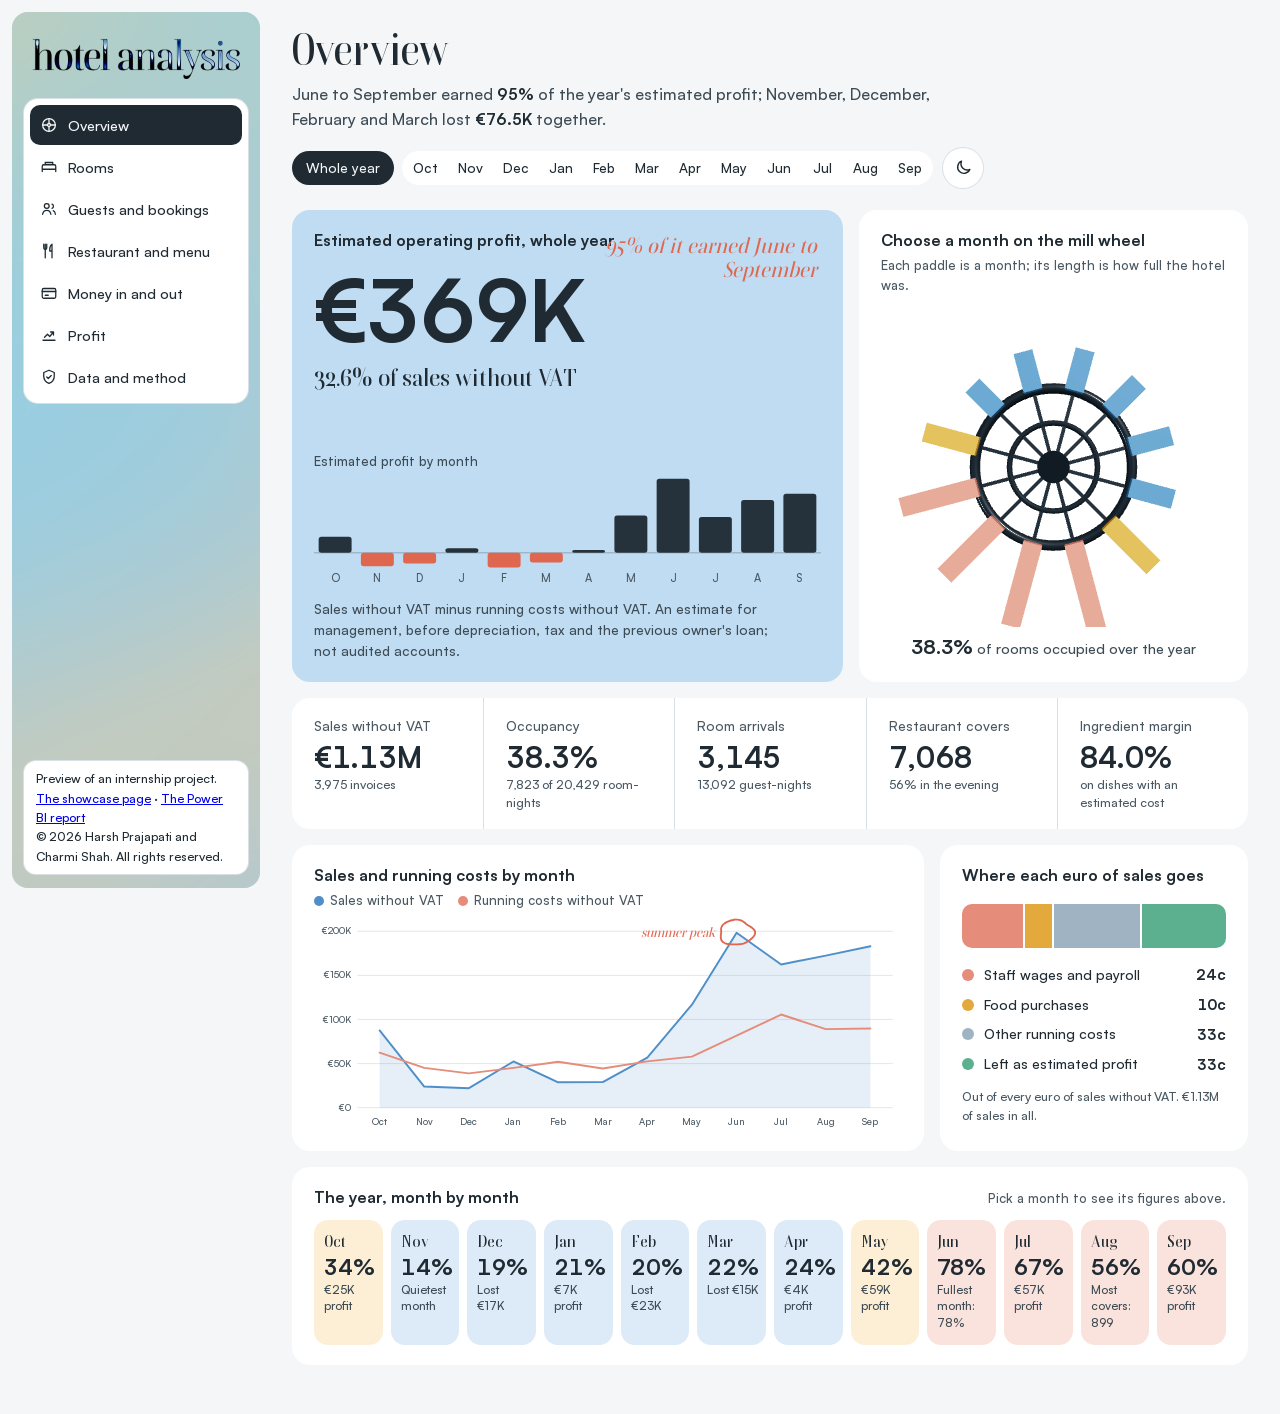
<file: index.html>
<!doctype html>
<html lang="en">
<head>
<meta charset="utf-8">
<meta name="viewport" content="width=device-width, initial-scale=1">
<title>Hotel analysis</title>
<meta name="description" content="One year of a 57-room hotel in the Vendée, October 2025 to September 2026, from the hotel's own systems.">
<link rel="icon" href="data:image/svg+xml,%3Csvg xmlns=%22http://www.w3.org/2000/svg%22 viewBox=%220 0 32 32%22%3E%3Ccircle cx=%2216%22 cy=%2216%22 r=%2211%22 fill=%22none%22 stroke=%22%2326323B%22 stroke-width=%223%22/%3E%3Cpath d=%22M16 2v8M16 22v8M2 16h8M22 16h8%22 stroke=%22%23E58C7A%22 stroke-width=%224%22/%3E%3C/svg%3E">
<link rel="stylesheet" href="css/fonts.css">
<link rel="stylesheet" href="css/app.css">
<!-- Set the saved light or dark mode before the first paint; the showcase page shares the same key. -->
<script>try { if (localStorage.getItem("hotel-theme") === "dark") document.documentElement.dataset.theme = "dark"; } catch (e) {}</script>
</head>
<body>
<a class="skip" href="#main">Skip to the dashboard</a>
<div class="shell">
  <aside class="side" aria-label="Hotel analysis">
   <div class="side-stage">
    <div class="side-field" id="side-field" aria-hidden="true"></div>
    <a class="brand" href="#overview" aria-label="Hotel analysis, overview">
      <div class="side-logo" id="side-logo"><span class="sr-only">Hotel analysis</span></div>
    </a>
    <nav class="nav" aria-label="Views">
      <a href="#overview" data-view="overview"><svg viewBox="0 0 24 24" aria-hidden="true"><circle cx="12" cy="12" r="8.5"/><circle cx="12" cy="12" r="2"/><path d="M12 3.5v6.5M12 14v6.5M3.5 12H10M14 12h6.5"/></svg>Overview</a>
      <a href="#rooms" data-view="rooms"><svg viewBox="0 0 24 24" aria-hidden="true"><path d="M3 18v-7a2 2 0 0 1 2-2h14a2 2 0 0 1 2 2v7M3 15h18M7 9V6h10v3"/></svg>Rooms</a>
      <a href="#guests" data-view="guests"><svg viewBox="0 0 24 24" aria-hidden="true"><circle cx="9" cy="8" r="3.2"/><path d="M3.5 19c.6-3.4 2.8-5.2 5.5-5.2s4.9 1.8 5.5 5.2M16 5.5a3 3 0 0 1 0 5.6M17.5 14.3c1.7.6 2.8 2.2 3 4.7"/></svg>Guests and bookings</a>
      <a href="#restaurant" data-view="restaurant"><svg viewBox="0 0 24 24" aria-hidden="true"><path d="M7 3v8M5 3v5a2 2 0 0 0 4 0V3M7 11v10M16 21V3c-2.2 1.2-3 3.6-3 7v2h3"/></svg>Restaurant and menu</a>
      <a href="#money" data-view="money"><svg viewBox="0 0 24 24" aria-hidden="true"><rect x="3" y="6" width="18" height="13" rx="2"/><path d="M3 10h18M7 15h4"/></svg>Money in and out</a>
      <a href="#profit" data-view="profit"><svg viewBox="0 0 24 24" aria-hidden="true"><path d="M4 19h16M6 15l4-4 3 3 5-6M14 8h4v4"/></svg>Profit</a>
      <a href="#trust" data-view="trust"><svg viewBox="0 0 24 24" aria-hidden="true"><path d="M12 3l7 3v5c0 4.4-3 8-7 9.5C8 19 5 15.4 5 11V6l7-3z"/><path d="M9 12l2 2 4-4"/></svg>Data and method</a>
    </nav>
    <p class="side-note">Preview of an internship project. <a href="showcase/index.html">The showcase page</a> · <a href="powerbi.html">The Power BI report</a><br>© 2026 Harsh Prajapati and Charmi Shah. All rights reserved.</p>
   </div>
  </aside>

  <main id="main" tabindex="-1">
    <header class="top">
      <div class="title-block">
        <h1 id="view-title">Overview</h1>
        <p class="finding" id="view-finding"></p>
      </div>
      <div class="controls">
        <div class="scope" role="group" aria-label="Period">
          <button type="button" class="scope-year" id="scope-year" aria-pressed="true">Whole year</button>
          <div class="months" id="month-chips"></div>
        </div>
        <button type="button" class="theme-toggle" id="theme-toggle" aria-pressed="false" aria-label="Dark mode" title="Dark mode"></button>
      </div>
    </header>
    <div class="view" id="view"></div>
  </main>
</div>
<div class="tip" id="tip" role="status" aria-live="polite" hidden></div>
<p class="sr-only" id="announce" aria-live="polite"></p>

<template id="tpl-overview">
  <section class="grid overview" aria-label="Overview">
    <article class="card hero tint-sky" id="ov-hero">
      <h2 class="card-label" id="ov-hero-label">Estimated operating profit</h2>
      <p class="display" id="ov-profit"></p>
      <p class="hero-sub" id="ov-margin"></p>
      <div class="hero-chart"><p class="hero-chart-label">Estimated profit by month</p><div class="chart" id="ov-cols"></div></div>
      <p class="hero-note" id="ov-hero-note"></p>
      <p class="scrawl" id="ov-scrawl"></p>
    </article>
    <article class="card wheel-card">
      <div class="card-head"><h2>Choose a month on the mill wheel</h2><p class="muted">Each paddle is a month; its length is how full the hotel was.</p></div>
      <div class="wheel-wrap"><div class="wheel-3d" id="wheel"></div></div>
      <p class="wheel-reading" id="wheel-reading" aria-live="polite"></p>
    </article>
    <article class="card kpis" aria-label="Key figures">
      <dl class="kpi-row" id="ov-kpis"></dl>
    </article>
    <article class="card span-8">
      <div class="card-head"><h2>Sales and running costs by month</h2><p class="legend" id="ov-line-legend"></p></div>
      <div class="chart" id="ov-line"></div>
    </article>
    <article class="card span-4 euro-card">
      <div class="card-head"><h2 id="ov-euro-title">Where each euro of sales goes</h2></div>
      <div id="ov-euro"></div>
    </article>
    <article class="card span-12 stream-card">
      <div class="card-head"><h2>The year, month by month</h2><p class="muted">Pick a month to see its figures above.</p></div>
      <ol class="stream" id="ov-stream"></ol>
    </article>
  </section>
</template>


<script src="js/data.js"></script>
<script src="js/fx.js"></script>
<script src="js/charts.js"></script>
<script src="js/app.js"></script>
<script src="js/views/rooms.js"></script>
<script src="js/views/guests.js"></script>
<script src="js/views/restaurant.js"></script>
<script src="js/views/money.js"></script>
<script src="js/views/profit.js"></script>
<script src="js/views/trust.js"></script>
</body>
</html>
</file>
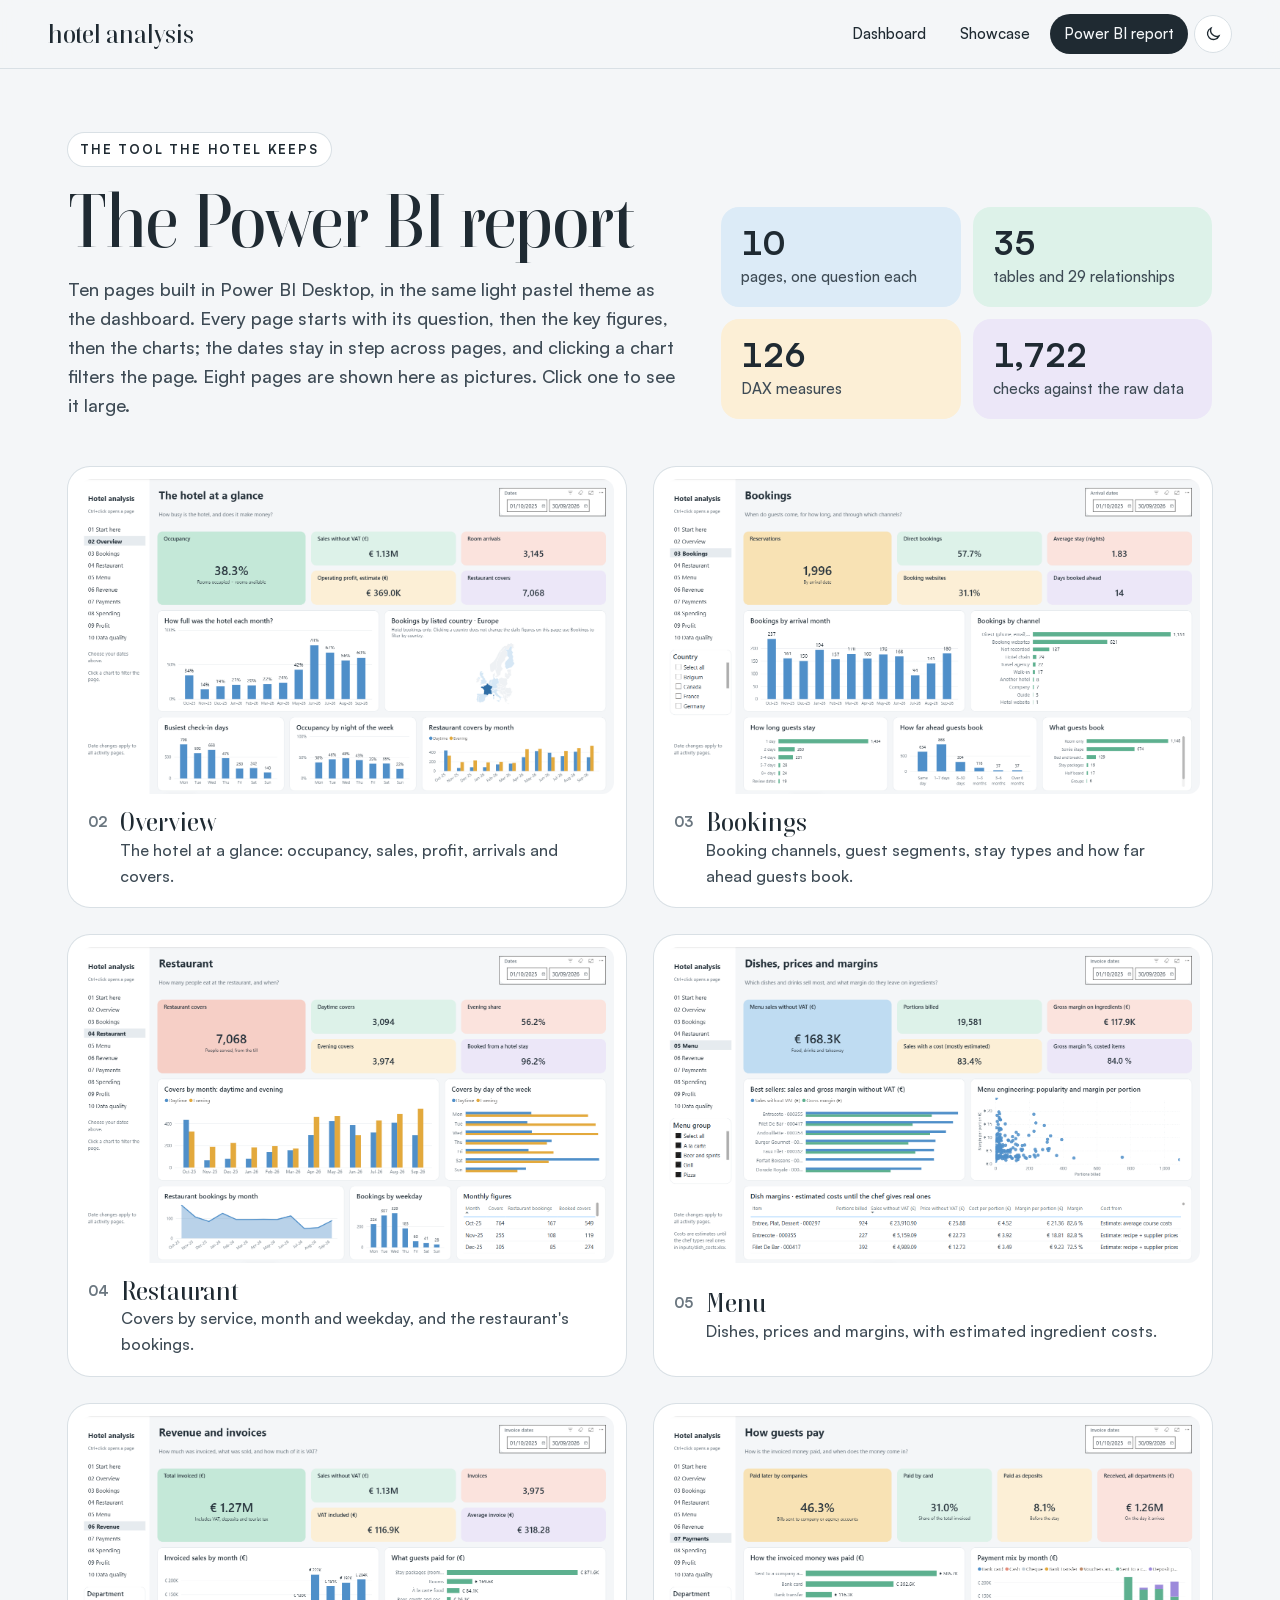
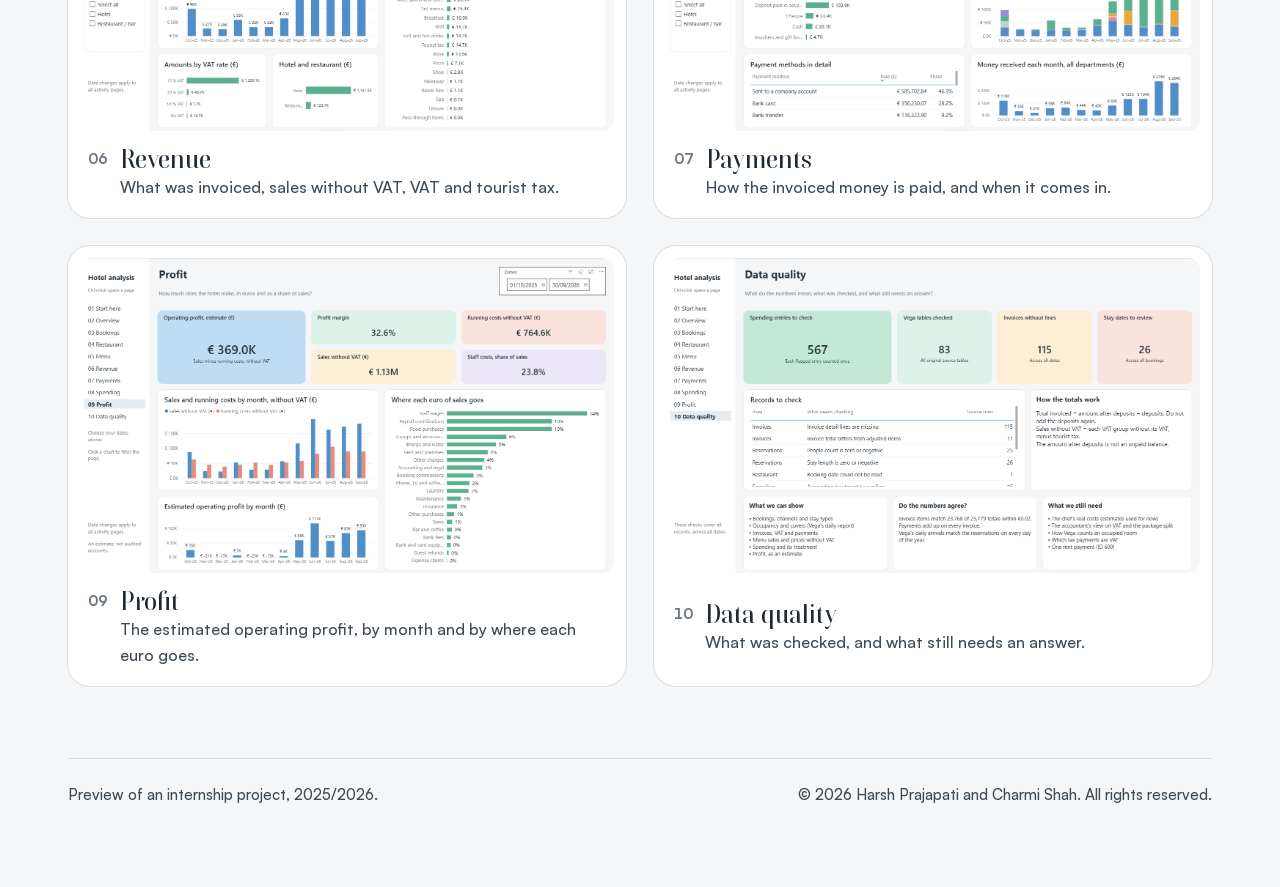
<file: powerbi.html>
<!doctype html>
<html lang="en">
<head>
<meta charset="utf-8">
<meta name="viewport" content="width=device-width, initial-scale=1">
<title>Power BI report · Hotel analysis</title>
<meta name="description" content="The ten-page Power BI report of an internship hotel analysis, shown as pictures. All rights reserved.">
<link rel="stylesheet" href="css/fonts.css">
<script>try { if (localStorage.getItem("hotel-theme") === "dark") document.documentElement.dataset.theme = "dark"; } catch (e) {}</script>
<style>
  :root { --paper: #F4F6F8; --surface: #FFFFFF; --ink: #1F2A32; --muted: #3E4B55; --soft: #6B7780; --line: #D9E0E5;
          --sky: #DCEBF7; --mint: #DDF2E9; --honey: #FCEFD6; --coral: #FBE3DD; --lav: #ECE7F8; --accent: #4F8FC9;
          --ease: cubic-bezier(.2, .8, .2, 1); color-scheme: light; }
  html[data-theme="dark"] { --paper: #11161A; --surface: #1A2228; --ink: #ECF1F4; --muted: #B4BEC6; --soft: #8C98A2; --line: #2C363E;
          --sky: #1E3A55; --mint: #1C3F37; --honey: #4A3A22; --coral: #4A2C26; --lav: #2E2848; color-scheme: dark; }
  * { box-sizing: border-box; }
  body { margin: 0; background: var(--paper); color: var(--ink); font: 500 17px/1.6 "Satoshi", "Segoe UI", sans-serif;
         -webkit-font-smoothing: antialiased; transition: background-color .4s var(--ease), color .4s var(--ease); }
  a { color: inherit; }
  :focus-visible { outline: 2px solid var(--accent); outline-offset: 3px; border-radius: 8px; }

  /* Top bar: the three pages of the preview. */
  .bar { position: sticky; top: 0; z-index: 10; display: flex; align-items: center; justify-content: space-between; gap: 16px;
         padding: 14px clamp(16px, 4vw, 48px); background: color-mix(in srgb, var(--paper) 88%, transparent);
         backdrop-filter: blur(10px); border-bottom: 1px solid var(--line); }
  .brand { font: 500 26px/1 "Boska", Georgia, serif; text-decoration: none; letter-spacing: -.01em; }
  .nav { display: flex; align-items: center; gap: 6px; flex-wrap: wrap; }
  .nav a { padding: 8px 14px; border-radius: 999px; text-decoration: none; font-size: 15px; transition: background-color .2s var(--ease); }
  .nav a:hover { background: var(--surface); }
  .nav a[aria-current="page"] { background: var(--ink); color: var(--paper); }
  .toggle { width: 38px; height: 38px; border-radius: 50%; border: 1px solid var(--line); background: var(--surface); color: var(--ink);
            cursor: pointer; display: grid; place-items: center; transition: transform .2s var(--ease); }
  .toggle:hover { transform: rotate(-14deg); }
  .toggle svg { width: 18px; height: 18px; fill: none; stroke: currentColor; stroke-width: 1.8; stroke-linecap: round; }

  main { max-width: 1240px; margin: 0 auto; padding: 0 clamp(16px, 4vw, 48px) 80px; }

  /* Hero: the claim on the left, the report's size on the right. */
  .hero { display: grid; grid-template-columns: minmax(0, 1.25fr) minmax(0, 1fr); gap: 40px; align-items: end; padding: 64px 0 48px; }
  .eyebrow { display: inline-block; font-size: 13px; font-weight: 700; letter-spacing: .14em; text-transform: uppercase;
             padding: 6px 12px; border-radius: 999px; background: var(--surface); box-shadow: 0 0 0 1px var(--line); }
  h1 { font: 500 clamp(2.6rem, 1.6rem + 4vw, 4.6rem)/1 "Boska", Georgia, serif; letter-spacing: -.025em; margin: 18px 0 18px; }
  .lead { margin: 0; max-width: 52ch; color: var(--muted); font-size: 18px; }
  .facts { display: grid; grid-template-columns: repeat(2, minmax(0, 1fr)); gap: 12px; margin: 0; }
  .facts div { padding: 18px 20px; border-radius: 18px; }
  .facts div:nth-child(1) { background: var(--sky); } .facts div:nth-child(2) { background: var(--mint); }
  .facts div:nth-child(3) { background: var(--honey); } .facts div:nth-child(4) { background: var(--lav); }
  .facts dt { font: 700 34px/1 "Satoshi", sans-serif; letter-spacing: -.02em; font-variant-numeric: tabular-nums; }
  .facts dd { margin: 6px 0 0; font-size: 15px; color: var(--muted); }

  /* The pages: two columns of cards that rise in as they reach the screen. */
  .grid { display: grid; grid-template-columns: repeat(2, minmax(0, 1fr)); gap: 28px; }
  .card { display: grid; gap: 14px; padding: 12px 12px 18px; text-align: left; font: inherit; color: inherit; cursor: zoom-in;
          background: var(--surface); border: 0; border-radius: 22px; box-shadow: 0 0 0 1px var(--line);
          transition: transform .35s var(--ease), box-shadow .35s var(--ease); }
  .card:hover { transform: translateY(-4px); box-shadow: 0 0 0 1px var(--line), 0 24px 48px -28px rgba(31, 42, 50, .45); }
  .shot { display: block; overflow: hidden; border-radius: 12px; background: #fff; }
  .shot img { display: block; width: 100%; height: auto; transition: transform .6s var(--ease); }
  .card:hover .shot img { transform: scale(1.025); }
  .meta { display: grid; grid-template-columns: auto 1fr; column-gap: 12px; padding: 0 8px; }
  .num { grid-row: span 2; font: 700 15px/1.9 "Satoshi", sans-serif; color: var(--soft); font-variant-numeric: tabular-nums; }
  .name { font: 500 26px/1.15 "Boska", Georgia, serif; }
  .text { color: var(--muted); font-size: 16px; }

  .rise { opacity: 0; translate: 0 26px; transition: opacity .8s var(--ease), translate .8s var(--ease); }
  .rise.in { opacity: 1; translate: 0 0; }

  /* Click a page to see it large. */
  dialog { width: min(1400px, 94vw); padding: 0; border: 0; border-radius: 18px; background: var(--surface); color: var(--ink);
           box-shadow: 0 40px 80px -30px rgba(0, 0, 0, .5); }
  dialog::backdrop { background: rgba(17, 22, 26, .72); backdrop-filter: blur(4px); }
  dialog[open] { animation: zoom .35s var(--ease); }
  @keyframes zoom { from { opacity: 0; transform: scale(.96); } }
  dialog img { display: block; width: 100%; height: auto; }
  .view-bar { display: flex; align-items: center; justify-content: space-between; gap: 16px; padding: 14px 18px; }
  .view-bar p { margin: 0; color: var(--muted); font-size: 15px; }
  .view-bar strong { color: var(--ink); font-weight: 700; margin-right: 8px; }
  .view-bar .buttons { display: flex; gap: 8px; }
  .view-bar button { min-width: 40px; height: 40px; border-radius: 999px; border: 1px solid var(--line); background: var(--paper);
                     color: var(--ink); font: 700 15px "Satoshi", sans-serif; cursor: pointer; padding: 0 14px; }

  footer { display: flex; flex-wrap: wrap; justify-content: space-between; gap: 8px 24px; margin-top: 72px; padding-top: 24px;
           border-top: 1px solid var(--line); font-size: 15px; color: var(--muted); }

  @media (max-width: 860px) {
    .hero { grid-template-columns: minmax(0, 1fr); padding: 40px 0 32px; }
    .grid { grid-template-columns: minmax(0, 1fr); gap: 20px; }
    .nav a { padding: 6px 10px; font-size: 14px; }
    .brand { font-size: 22px; }
  }
  @media (prefers-reduced-motion: reduce) {
    *, *::before, *::after { transition-duration: .01ms !important; animation: none !important; }
    .rise { opacity: 1; translate: 0 0; }
  }
</style>
</head>
<body>
<header class="bar">
  <a class="brand" href="index.html">hotel analysis</a>
  <nav class="nav" aria-label="Preview pages">
    <a href="index.html">Dashboard</a>
    <a href="showcase/index.html">Showcase</a>
    <a href="powerbi.html" aria-current="page">Power BI report</a>
    <button class="toggle" type="button" aria-label="Dark mode" aria-pressed="false">
      <svg viewBox="0 0 24 24" aria-hidden="true"><path d="M20 14.5A8 8 0 0 1 9.5 4a8 8 0 1 0 10.5 10.5z"/></svg>
    </button>
  </nav>
</header>
<main>
  <section class="hero">
    <div class="rise">
      <span class="eyebrow">The tool the hotel keeps</span>
      <h1>The Power BI report</h1>
      <p class="lead">Ten pages built in Power BI Desktop, in the same light pastel theme as the dashboard. Every page starts with its question,
        then the key figures, then the charts; the dates stay in step across pages, and clicking a chart filters the page.
        Eight pages are shown here as pictures. Click one to see it large.</p>
    </div>
    <dl class="facts rise">
      <div><dt>10</dt><dd>pages, one question each</dd></div>
      <div><dt>35</dt><dd>tables and 29 relationships</dd></div>
      <div><dt>126</dt><dd>DAX measures</dd></div>
      <div><dt>1,722</dt><dd>checks against the raw data</dd></div>
    </dl>
  </section>

  <section class="grid" aria-label="Report pages">
    <button class="card rise" type="button" data-src="powerbi/overview.png" data-title="02 · Overview" data-text="The hotel at a glance: occupancy, sales, profit, arrivals and covers.">
      <span class="shot"><img src="powerbi/overview.png" alt="Power BI report, Overview page" loading="lazy" width="1456" height="859"></span>
      <span class="meta"><span class="num">02</span><span class="name">Overview</span><span class="text">The hotel at a glance: occupancy, sales, profit, arrivals and covers.</span></span>
    </button>

    <button class="card rise" type="button" data-src="powerbi/bookings.png" data-title="03 · Bookings" data-text="Booking channels, guest segments, stay types and how far ahead guests book.">
      <span class="shot"><img src="powerbi/bookings.png" alt="Power BI report, Bookings page" loading="lazy" width="1456" height="859"></span>
      <span class="meta"><span class="num">03</span><span class="name">Bookings</span><span class="text">Booking channels, guest segments, stay types and how far ahead guests book.</span></span>
    </button>

    <button class="card rise" type="button" data-src="powerbi/restaurant.png" data-title="04 · Restaurant" data-text="Covers by service, month and weekday, and the restaurant's bookings.">
      <span class="shot"><img src="powerbi/restaurant.png" alt="Power BI report, Restaurant page" loading="lazy" width="1456" height="859"></span>
      <span class="meta"><span class="num">04</span><span class="name">Restaurant</span><span class="text">Covers by service, month and weekday, and the restaurant's bookings.</span></span>
    </button>

    <button class="card rise" type="button" data-src="powerbi/menu.png" data-title="05 · Menu" data-text="Dishes, prices and margins, with estimated ingredient costs.">
      <span class="shot"><img src="powerbi/menu.png" alt="Power BI report, Menu page" loading="lazy" width="1456" height="859"></span>
      <span class="meta"><span class="num">05</span><span class="name">Menu</span><span class="text">Dishes, prices and margins, with estimated ingredient costs.</span></span>
    </button>

    <button class="card rise" type="button" data-src="powerbi/revenue.png" data-title="06 · Revenue" data-text="What was invoiced, sales without VAT, VAT and tourist tax.">
      <span class="shot"><img src="powerbi/revenue.png" alt="Power BI report, Revenue page" loading="lazy" width="1456" height="859"></span>
      <span class="meta"><span class="num">06</span><span class="name">Revenue</span><span class="text">What was invoiced, sales without VAT, VAT and tourist tax.</span></span>
    </button>

    <button class="card rise" type="button" data-src="powerbi/payments.png" data-title="07 · Payments" data-text="How the invoiced money is paid, and when it comes in.">
      <span class="shot"><img src="powerbi/payments.png" alt="Power BI report, Payments page" loading="lazy" width="1456" height="859"></span>
      <span class="meta"><span class="num">07</span><span class="name">Payments</span><span class="text">How the invoiced money is paid, and when it comes in.</span></span>
    </button>

    <button class="card rise" type="button" data-src="powerbi/profit.png" data-title="09 · Profit" data-text="The estimated operating profit, by month and by where each euro goes.">
      <span class="shot"><img src="powerbi/profit.png" alt="Power BI report, Profit page" loading="lazy" width="1456" height="859"></span>
      <span class="meta"><span class="num">09</span><span class="name">Profit</span><span class="text">The estimated operating profit, by month and by where each euro goes.</span></span>
    </button>

    <button class="card rise" type="button" data-src="powerbi/data_quality.png" data-title="10 · Data quality" data-text="What was checked, and what still needs an answer.">
      <span class="shot"><img src="powerbi/data_quality.png" alt="Power BI report, Data quality page" loading="lazy" width="1456" height="859"></span>
      <span class="meta"><span class="num">10</span><span class="name">Data quality</span><span class="text">What was checked, and what still needs an answer.</span></span>
    </button>

  </section>

  <footer>
    <span>Preview of an internship project, 2025/2026.</span>
    <span>© 2026 Harsh Prajapati and Charmi Shah. All rights reserved.</span>
  </footer>
</main>

<dialog id="viewer" aria-label="Report page">
  <img alt="">
  <div class="view-bar">
    <p><strong></strong><span></span></p>
    <div class="buttons">
      <button type="button" data-step="-1" aria-label="Previous page">←</button>
      <button type="button" data-step="1" aria-label="Next page">→</button>
      <button type="button" data-close aria-label="Close">Close</button>
    </div>
  </div>
</dialog>

<script>
  // Cards rise in once, as they reach the screen.
  const io = new IntersectionObserver((entries) => entries.forEach((e) => {
    if (e.isIntersecting) { e.target.classList.add("in"); io.unobserve(e.target); }
  }), { threshold: 0.12 });
  document.querySelectorAll(".rise").forEach((n) => io.observe(n));

  // The page viewer: click a card, then arrows or the buttons move between pages; Escape closes it.
  const cards = [...document.querySelectorAll(".card")];
  const viewer = document.getElementById("viewer");
  let current = 0;
  function show(i) {
    current = (i + cards.length) % cards.length;
    const c = cards[current].dataset;
    viewer.querySelector("img").src = c.src;
    viewer.querySelector("img").alt = "Power BI report page " + c.title;
    viewer.querySelector("strong").textContent = c.title;
    viewer.querySelector("span").textContent = c.text;
  }
  cards.forEach((card, i) => card.addEventListener("click", () => { show(i); viewer.showModal(); }));
  viewer.addEventListener("click", (e) => {
    const step = e.target.closest("[data-step]");
    if (step) show(current + Number(step.dataset.step));
    if (e.target.closest("[data-close]") || e.target === viewer) viewer.close();
  });
  document.addEventListener("keydown", (e) => {
    if (!viewer.open) return;
    if (e.key === "ArrowRight") show(current + 1);
    if (e.key === "ArrowLeft") show(current - 1);
  });

  // Light by default; the dark choice is shared with the dashboard and the showcase.
  const toggle = document.querySelector(".toggle");
  const sun = '<circle cx="12" cy="12" r="4.2"/><path d="M12 2.5v2.2M12 19.3v2.2M2.5 12h2.2M19.3 12h2.2M5.3 5.3l1.6 1.6M17.1 17.1l1.6 1.6M5.3 18.7l1.6-1.6M17.1 6.9l1.6-1.6"/>';
  const moon = '<path d="M20 14.5A8 8 0 0 1 9.5 4a8 8 0 1 0 10.5 10.5z"/>';
  function setTheme(dark) {
    if (dark) document.documentElement.dataset.theme = "dark"; else delete document.documentElement.dataset.theme;
    toggle.setAttribute("aria-pressed", String(dark));
    toggle.querySelector("svg").innerHTML = dark ? sun : moon;
    try { localStorage.setItem("hotel-theme", dark ? "dark" : "light"); } catch (e) {}
  }
  setTheme(document.documentElement.dataset.theme === "dark");
  toggle.addEventListener("click", () => setTheme(document.documentElement.dataset.theme !== "dark"));
</script>
</body>
</html>
</file>
<file: css/fonts.css>
/* Generated by scripts/website/make_site_art.py from showcase/src/fonts (Indian Type Foundry, free licence via Fontshare). */
@font-face { font-family: 'Boska'; src: url([data-uri]) format('woff2'); font-weight: 400; font-style: normal; font-display: swap; }
@font-face { font-family: 'Boska'; src: url([data-uri]) format('woff2'); font-weight: 500; font-style: normal; font-display: swap; }
@font-face { font-family: 'Satoshi'; src: url([data-uri]) format('woff2'); font-weight: 400; font-style: normal; font-display: swap; }
@font-face { font-family: 'Satoshi'; src: url([data-uri]) format('woff2'); font-weight: 500; font-style: normal; font-display: swap; }
@font-face { font-family: 'Satoshi'; src: url([data-uri]) format('woff2'); font-weight: 700; font-style: normal; font-display: swap; }
</file>
<file: css/app.css>
/* Hotel analysis: the same theme as the showcase page. The deck's palette, light by default with a
   dark twin; Boska for display lines, Satoshi for text and figures; a shader-gradient stage as the sidebar. */
:root {
  --paper: #F4F6F8; --white: #FFFFFF; --ink: #1F2A32; --ink-2: #3D4B55; --muted: #4A5862; --line: #D9E0E5; --pill: #E6EBEF; --hover: #EDF1F4;
  --track: rgba(38, 50, 59, .07); --row: #EEF1F4; --none: #E6EBEF; --tip-bg: #1F2A32; --tip-ink: #FFFFFF; --warn: #B4533F;
  --sky: #4F8FC9; --honey: #E3A93C; --coral: #E58C7A; --mint: #5DB08F; --lavender: #9C8ADB; --slate: #9FB3C2; --marker: #E0674F;
  --t-sky: #DCEBF7; --t-mint: #DDF2E9; --t-honey: #FCEFD6; --t-coral: #FBE3DD; --t-lavender: #ECE7F8; --t-mist: #E6EBEF;
  --h-sky: #BFDCF2; --h-mint: #C4E8D8; --h-honey: #F8E2B4; --h-coral: #F6CFC6; --h-lavender: #E3DCF7;
  --display: "Boska", Georgia, "Times New Roman", serif;
  --text: "Satoshi", "Segoe UI", system-ui, sans-serif;
  --r: 18px; --gap: 16px;
  --ease: cubic-bezier(.2, .8, .2, 1);
  --spring: cubic-bezier(.34, 1.4, .5, 1);
}
html { color-scheme: light; }
html[data-theme="dark"] {
  color-scheme: dark;
  --paper: #11161A; --white: #1A2228; --ink: #ECF1F4; --ink-2: #C5CED5; --muted: #B4BEC6; --line: #2C363E; --pill: #26313A; --hover: #222B32;
  --track: rgba(255, 255, 255, .08); --row: #232C33; --none: #2A343B; --tip-bg: #ECF1F4; --tip-ink: #11161A; --warn: #F0A08E;
  --t-sky: #1D3346; --t-mint: #1C3530; --t-honey: #3A3120; --t-coral: #3D2626; --t-lavender: #2C2840; --t-mist: #26313A;
  --h-sky: #1F3B55; --h-mint: #1D3F35; --h-honey: #43361F; --h-coral: #472C2A; --h-lavender: #302A48;
}
* { box-sizing: border-box; }
body { margin: 0; background: var(--paper); color: var(--ink); font: 500 15.5px/1.55 var(--text); -webkit-font-smoothing: antialiased; transition: background-color .4s var(--ease), color .4s var(--ease); }
h1, h2, h3, p, dl, dd, ol { margin: 0; }
button { font: inherit; color: inherit; }
:focus-visible { outline: 2px solid var(--sky); outline-offset: 2px; border-radius: 6px; }
.sr-only { position: absolute; width: 1px; height: 1px; overflow: hidden; clip: rect(0 0 0 0); white-space: nowrap; }
.skip { position: absolute; left: 12px; top: -48px; background: var(--ink); color: var(--paper); padding: 8px 14px; border-radius: 8px; z-index: 100; }
.skip:focus { top: 12px; }

/* Shell: a stage sidebar (the showcase's gradient field with the liquid logo) and the canvas. 260 + 32 + 1116 + 32 = 1440. */
.shell { display: grid; grid-template-columns: 260px minmax(0, 1fr); min-height: 100dvh; }
.side { position: sticky; top: 0; height: 100dvh; padding: 12px 0 12px 12px; }
.side-stage { position: relative; height: 100%; border-radius: 16px; overflow: hidden; display: flex; flex-direction: column; gap: 18px; padding: 18px 12px 14px; background: var(--h-sky); }
.side-field { position: absolute; inset: 0; z-index: 0; }
.side-stage > :not(.side-field) { position: relative; z-index: 1; }
.brand { display: grid; gap: 4px; text-decoration: none; color: inherit; }
.side-logo { position: relative; width: 100%; }
.side-wordmark { position: relative; width: 100%; }
.side-logo .wordmark-base { position: absolute; inset: 0; -webkit-mask: no-repeat center / contain; mask: no-repeat center / contain; }
html[data-theme="dark"] .side-logo canvas { filter: invert(1) hue-rotate(180deg) brightness(1.05); }
.nav { display: grid; gap: 2px; padding: 6px; background: var(--white); border-radius: 14px; box-shadow: 0 0 0 1px var(--line); }
.nav a { display: flex; align-items: center; gap: 10px; min-height: 40px; padding: 0 10px; border-radius: 10px; color: var(--ink); text-decoration: none; font-size: 14.5px; font-weight: 500; transition: background-color .15s var(--ease); }
.nav a:hover { background: var(--hover); }
.nav a[aria-current="page"] { background: var(--ink); color: var(--paper); }
.nav svg { width: 18px; height: 18px; flex: none; fill: none; stroke: currentColor; stroke-width: 1.7; stroke-linecap: round; stroke-linejoin: round; }
.side-note { margin-top: auto; font-size: 12.5px; color: var(--ink); background: var(--white); padding: 8px 12px; border-radius: 12px; box-shadow: 0 0 0 1px var(--line); }

main { padding: 28px 32px 48px; min-width: 0; outline: none; overflow-x: clip; }
.top { display: flex; flex-wrap: wrap; align-items: flex-end; justify-content: space-between; gap: 16px 24px; margin-bottom: 22px; }
.title-block { max-width: 680px; }
h1 { font: 500 clamp(2.1rem, 1.6rem + 1.4vw, 2.75rem)/1.02 var(--display); letter-spacing: -.02em; }
.finding { margin-top: 10px; font-size: 16px; color: var(--ink-2); max-width: 64ch; }
.finding strong { color: var(--ink); font-weight: 700; }

/* The period control and the light/dark switch. */
.scope { display: flex; align-items: center; gap: 8px; flex-wrap: wrap; }
.scope-year, .months button { min-height: 34px; border: 0; border-radius: 999px; background: var(--white); padding: 0 14px; cursor: pointer; font-size: 13.5px; font-weight: 500;
  transition: background-color .15s var(--ease), color .15s var(--ease), transform .12s var(--ease); }
.months { display: flex; gap: 4px; background: var(--white); padding: 3px; border-radius: 999px; }
.months button { min-height: 28px; min-width: 38px; padding: 0 8px; background: transparent; }
.scope-year:hover, .months button:hover { background: var(--hover); }
.scope-year[aria-pressed="true"], .months button[aria-pressed="true"] { background: var(--ink); color: var(--paper); }
.scope-year:active, .months button:active { transform: scale(.96); }
.theme-toggle { width: 40px; height: 40px; display: grid; place-items: center; border-radius: 50%; border: 0; background: var(--white); color: var(--ink); cursor: pointer;
  box-shadow: 0 0 0 1px var(--line); transition: transform .15s var(--ease), background-color .3s var(--ease); }
.theme-toggle:hover { transform: rotate(-12deg); }
.theme-toggle svg { width: 19px; height: 19px; fill: none; stroke: currentColor; stroke-width: 1.8; stroke-linecap: round; stroke-linejoin: round; }
.controls { display: flex; align-items: center; gap: 10px; flex-wrap: wrap; }
.scope[hidden] { display: none; }

/* The bento grid: 12 columns, one gap. */
.grid { display: grid; grid-template-columns: repeat(12, minmax(0, 1fr)); gap: var(--gap); }
.card { position: relative; background: var(--white); border-radius: var(--r); padding: 20px 22px; min-width: 0; transition: background-color .4s var(--ease); }
.span-4 { grid-column: span 4; } .span-5 { grid-column: span 5; } .span-6 { grid-column: span 6; }
.span-7 { grid-column: span 7; } .span-8 { grid-column: span 8; } .span-12 { grid-column: span 12; }
.card-head { display: flex; flex-wrap: wrap; align-items: baseline; justify-content: space-between; gap: 4px 16px; margin-bottom: 12px; }
.card-head h2, .card-label { font: 700 16px/1.3 var(--text); }
.muted { color: var(--muted); font-size: 13px; }
.tint-sky { background: var(--h-sky); } .tint-mint { background: var(--h-mint); } .tint-honey { background: var(--h-honey); } .tint-coral { background: var(--h-coral); } .tint-lavender { background: var(--h-lavender); }

/* Overview */
.overview .hero { grid-column: span 7; display: flex; flex-direction: column; min-height: 380px; }
.overview .wheel-card { grid-column: span 5; display: flex; flex-direction: column; }
.display { font: 700 clamp(60px, 6.8vw, 104px)/.92 var(--text); letter-spacing: -.035em; margin-top: 18px; font-variant-numeric: tabular-nums; }
.hero-sub { margin-top: 14px; font: 500 24px/1.25 var(--display); }
.hero-chart { margin-top: auto; padding-top: 18px; }
.hero-chart-label { font-size: 13px; color: var(--ink-2); margin-bottom: 6px; }
.chart .col { transition: opacity .25s var(--ease); }
.chart .col.dim { opacity: .3; }
.hero-note { margin-top: 14px; max-width: 460px; font-size: 13.5px; color: var(--ink-2); }
.scrawl { position: absolute; right: 26px; top: 24px; max-width: 220px; font: italic 500 21px/1.15 var(--display); color: var(--marker); text-align: right; }
.wheel-wrap { position: relative; flex: 1; display: grid; place-items: center; min-height: 300px; }
.wheel-3d { position: relative; width: 100%; height: 320px; }
.wheel-reading { text-align: center; font-size: 14.5px; color: var(--ink-2); margin-top: 4px; min-height: 1.5em; }
.wheel-reading strong { color: var(--ink); font-size: 20px; font-weight: 700; }
/* The flat wheel, kept for computers without WebGL. */
.wheel { width: min(100%, 330px); height: auto; overflow: visible; }
.wheel .rotor, .wheel .label text { transition: transform .9s var(--spring); transform-box: view-box; transform-origin: 200px 200px; }
.wheel .label text { transform-box: fill-box; transform-origin: center; }
.wheel .paddle { cursor: pointer; outline: none; }
.wheel .paddle rect { transition: opacity .25s var(--ease); }
.wheel.has-pick .paddle rect { opacity: .38; }
.wheel .paddle.on rect { opacity: 1; }
.wheel .hub-label { font: 700 24px var(--text); fill: var(--ink); }
.wheel .hub-sub { font: 11.5px var(--text); fill: var(--muted); }
.wheel .month-text { font: 700 13px var(--text); fill: var(--muted); }

.kpis { grid-column: span 12; padding: 0; }
.kpi-row { display: grid; grid-template-columns: repeat(var(--cols, 5), minmax(0, 1fr)); }
.kpi-row > div { padding: 18px 22px; border-left: 1px solid var(--line); }
.kpi-row > div:first-child { border-left: 0; }
.kpi-row dt { font-size: 13.5px; color: var(--muted); }
.kpi-row dd { font: 700 29px/1.15 var(--text); margin-top: 4px; font-variant-numeric: tabular-nums; letter-spacing: -.01em; }
.kpi-row .sub { display: block; font: 500 12.5px/1.4 var(--text); color: var(--muted); margin-top: 2px; letter-spacing: 0; }

.legend { display: flex; gap: 14px; font-size: 13px; color: var(--muted); flex-wrap: wrap; }
.legend i { display: inline-block; width: 10px; height: 10px; border-radius: 50%; margin-right: 6px; vertical-align: -1px; }
.chart svg { display: block; width: 100%; height: auto; overflow: visible; }
.chart .grid-line { stroke: var(--line); stroke-width: 1; }
.chart .axis-text { font: 500 12px var(--text); fill: var(--muted); }
.chart .band { fill: var(--ink); opacity: .06; transition: transform .45s var(--ease), opacity .3s var(--ease); }
.chart .hit { fill: transparent; cursor: pointer; outline: none; }
.chart .hit:focus-visible { fill: rgba(79, 143, 201, .1); }
.chart path.line { fill: none; stroke-width: 2.5; stroke-linejoin: round; stroke-linecap: round; }
.chart .dot { transition: r .2s var(--ease); }
.chart .mark-path { fill: none; stroke: var(--marker); stroke-width: 2.4; stroke-linecap: round; stroke-linejoin: round; }
.chart .mark-text { font: italic 500 17px var(--display); fill: var(--marker); }

.euro-card { display: flex; flex-direction: column; }
.euro-bar { display: flex; height: 44px; border-radius: 10px; overflow: hidden; margin: 6px 0 16px; gap: 2px; }
.euro-bar span { transition: flex-grow .6s var(--ease); min-width: 0; }
.euro-list { display: grid; gap: 8px; font-size: 14px; }
.euro-list li { display: grid; grid-template-columns: 12px 1fr auto; gap: 10px; align-items: center; }
.euro-list i { width: 12px; height: 12px; border-radius: 50%; }
.euro-list b { font: 700 15px var(--text); font-variant-numeric: tabular-nums; }
.euro-year { margin-top: 16px; }
.euro-year .euro-bar { height: 16px; margin: 6px 0 0; border-radius: 6px; }
.euro-note { margin-top: auto; padding-top: 12px; font-size: 12.5px; color: var(--muted); }

/* The month-by-month stream: colour blocks on one line of time. */
.stream { list-style: none; padding: 0; display: grid; grid-template-columns: repeat(12, minmax(0, 1fr)); gap: 8px; }
.stream li { position: relative; }
.stream button { position: relative; width: 100%; height: 100%; text-align: left; border: 0; border-radius: 14px; padding: 12px 10px 14px; cursor: pointer; display: grid; gap: 4px; align-content: start;
  color: var(--ink); transition: transform .25s var(--spring), box-shadow .2s var(--ease); }
.stream button:hover, .stream button:focus-visible { transform: translateY(-3px); }
.stream button[aria-pressed="true"] { box-shadow: inset 0 0 0 2px var(--ink); transform: translateY(-3px); }
.stream .m { font: 500 16px var(--display); }
.stream .v { font: 700 22px/1 var(--text); font-variant-numeric: tabular-nums; }
.stream .s { font-size: 12px; color: var(--ink-2); line-height: 1.35; }
.band-low { background: var(--t-sky); } .band-mid { background: var(--t-honey); } .band-high { background: var(--t-coral); }

.tip { position: fixed; z-index: 50; pointer-events: none; background: var(--tip-bg); color: var(--tip-ink); font-size: 13px; line-height: 1.45; padding: 8px 10px; border-radius: 8px; max-width: 260px; transform: translate(-50%, calc(-100% - 12px)); }
.tip b { font-weight: 700; }

/* Moving between views: the canvas slides and fades (View Transitions); cards rise in order. */
.view { view-transition-name: view; }
::view-transition-old(view) { animation: .18s var(--ease) both view-out; }
::view-transition-new(view) { animation: .38s var(--ease) both view-in; }
@keyframes view-out { to { opacity: 0; transform: translateY(-8px); } }
@keyframes view-in { from { opacity: 0; transform: translateY(14px); } }
.reveal { animation: rise .5s var(--ease) both; animation-delay: calc(var(--i, 0) * 60ms); }
@keyframes rise { from { opacity: 0; translate: 0 14px; } }

/* ---------- Pieces used by the six views ---------- */
.chart .value-text { font: 700 12.5px var(--text); fill: var(--ink); font-variant-numeric: tabular-nums; }
.chart .seg-text { font: 700 11px var(--text); fill: #1F2A32; opacity: .85; pointer-events: none; }
.chart .stack, .chart .col, .chart .day, .chart .pt { transition: opacity .25s var(--ease); }
.chart .stack.dim, .chart .day.dim, .chart .pt.dim { opacity: .22; }
.chart .day { cursor: pointer; }
.chart .day:hover { stroke: var(--ink); stroke-width: 1.5; }
.chart .quad-line { stroke: var(--ink); stroke-opacity: .25; stroke-dasharray: 4 4; }
.chart .quad-text { font: italic 500 15px var(--display); fill: var(--marker); }
.chart .pt { stroke: var(--white); stroke-width: 1; fill-opacity: .85; }
.chart .pt:hover { stroke: var(--ink); stroke-width: 2; }
.calendar { min-width: 760px; }
#rm-cal { overflow-x: auto; }
.cal-wrap { position: relative; touch-action: none; }
.cal-note, .small-note { margin-top: 8px; font-size: 12.5px; color: var(--muted); }
.scrawl-inline { margin-top: 8px; font: italic 500 19px/1.2 var(--display); color: var(--marker); }
/* liquid-glass-js draws the lens over the calendar; this handle carries the drag and the keyboard. */
.lens-handle { position: absolute; left: 0; top: 0; border-radius: 50%; cursor: grab; z-index: 5; }
.lens-handle:active { cursor: grabbing; }
.lens-handle:focus-visible { outline: 2px solid var(--sky); outline-offset: 4px; }
.lqg-glass { pointer-events: none !important; }

.ring-wrap, .coin-wrap { display: grid; grid-template-columns: auto 1fr; gap: 24px; align-items: center; }
.ring { width: 210px; height: 210px; display: block; }
.ring .seg { transition: stroke-dasharray .8s var(--ease), stroke-dashoffset .8s var(--ease); }
.ring-big { font: 700 25px var(--text); fill: var(--ink); }
.ring-small { font: 500 13px var(--text); fill: var(--muted); }
.ring-legend { list-style: none; padding: 0; margin: 0; display: grid; gap: 10px; font-size: 14px; }
.ring-legend li { display: grid; grid-template-columns: 12px 1fr auto; column-gap: 10px; align-items: baseline; }
.ring-legend i { width: 12px; height: 12px; border-radius: 50%; align-self: center; }
.ring-legend b { font: 700 16px var(--text); font-variant-numeric: tabular-nums; }
.ring-legend small { grid-column: 2 / 4; color: var(--muted); font-size: 12px; margin-top: -2px; }

.barlist { list-style: none; padding: 0; margin: 0; display: grid; gap: 10px; }
.barlist li { display: grid; grid-template-columns: minmax(120px, 34%) 1fr 84px; column-gap: 12px; align-items: center; font-size: 14px; }
.barlist .bl-track { height: 12px; border-radius: 6px; background: var(--track); overflow: hidden; }
.barlist .bl-fill { display: block; height: 100%; width: 0; border-radius: 6px; transition: width .7s var(--ease); }
.barlist .bl-value { font: 700 15px var(--text); text-align: right; font-variant-numeric: tabular-nums; }
.barlist .bl-note { grid-column: 1 / 4; font-size: 12px; color: var(--muted); margin-top: -4px; }
.barlist .bl-note:empty { display: none; }
.barlist li.zero .bl-value { color: var(--muted); }
.barlist-wide .barlist { grid-template-columns: repeat(2, minmax(0, 1fr)); column-gap: 40px; }
.barlist-wide .barlist li { grid-template-columns: minmax(120px, 34%) 1fr 116px; }
.equation { display: flex; flex-wrap: wrap; align-items: baseline; gap: 6px 10px; margin-top: 22px; padding-top: 16px; border-top: 1px dashed var(--line); font-size: 12.5px; color: var(--ink-2); }
.equation span { display: grid; }
.equation b { font: 700 18px var(--text); color: var(--ink); font-variant-numeric: tabular-nums; }
.equation i { font: italic 500 22px var(--display); color: var(--marker); }

.filters { display: flex; flex-wrap: wrap; gap: 6px; margin-bottom: 10px; }
.filters button, .ghost { min-height: 32px; border: 1px solid var(--line); background: var(--white); border-radius: 999px; padding: 0 12px; cursor: pointer; font-size: 13px; font-weight: 500; display: inline-flex; align-items: center; gap: 6px;
  transition: background-color .15s var(--ease), border-color .15s var(--ease); }
.filters button i { width: 9px; height: 9px; border-radius: 50%; }
.filters button[aria-pressed="true"] { background: var(--ink); border-color: var(--ink); color: var(--paper); }
.filters button:hover, .ghost:hover { border-color: var(--ink); }
.search input { min-height: 36px; width: min(280px, 60vw); border: 1px solid var(--line); border-radius: 999px; padding: 0 14px; font: inherit; font-size: 14px; background: var(--white); color: var(--ink); }
.search input:focus { outline: 2px solid var(--sky); outline-offset: 1px; }
.table-wrap { overflow-x: auto; }
table.data { width: 100%; border-collapse: collapse; font-size: 13.5px; font-variant-numeric: tabular-nums; }
table.data th, table.data td { padding: 9px 10px; text-align: right; border-bottom: 1px solid var(--row); white-space: nowrap; }
table.data thead th { font-weight: 500; color: var(--muted); font-size: 12.5px; cursor: pointer; user-select: none; border-bottom-color: var(--line); }
table.data thead th[aria-sort="descending"]::after { content: " ↓"; color: var(--ink); }
table.data thead th[aria-sort="ascending"]::after { content: " ↑"; color: var(--ink); }
table.data .left { text-align: left; }
table.data tbody th { font-weight: 700; white-space: normal; min-width: 180px; }
table.data tbody th small { display: block; font-weight: 500; color: var(--muted); font-size: 11.5px; }
table.data tbody tr { transition: background-color .15s var(--ease); }
table.data tbody tr:hover { background: rgba(79, 143, 201, .08); }
table.data .dot { display: inline-block; width: 8px; height: 8px; border-radius: 50%; margin-right: 6px; }
table.data td.warn { color: var(--warn); }
table.data.compact th, table.data.compact td { padding: 7px 4px; white-space: normal; font-size: 13px; }
table.data.compact tbody th { min-width: 0; font-weight: 500; }
table.data.compact td { font: 700 14px var(--text); }
.table-foot { display: flex; justify-content: space-between; align-items: center; margin-top: 10px; font-size: 13px; color: var(--muted); }

.coins { display: grid; grid-template-columns: repeat(10, 18px); gap: 5px; }
.coins i { width: 18px; height: 18px; border-radius: 50%; background: transparent; box-shadow: inset 0 0 0 1px var(--line);
  transition: background-color .45s var(--ease); transition-delay: calc(var(--i) * 6ms); }

.steps { list-style: none; padding: 0; margin: 0; display: grid; grid-template-columns: repeat(5, minmax(0, 1fr)); gap: 28px; }
.steps li { position: relative; border-radius: 16px; padding: 16px; }
.steps h3 { font: 700 16px var(--text); }
.steps .step-n { font: 700 32px/1.1 var(--text); margin: 6px 0 4px; }
.steps .step-n span { font: 500 14px var(--text); margin-left: 6px; color: var(--ink-2); }
.steps p { font-size: 13px; color: var(--ink-2); }
.step-arrow { position: absolute; right: -24px; top: 42%; width: 20px; height: 20px; z-index: 2; color: var(--marker); }
.t-sky { background: var(--t-sky); } .t-mint { background: var(--t-mint); } .t-honey { background: var(--t-honey); } .t-coral { background: var(--t-coral); } .t-lavender { background: var(--t-lavender); }
.ticks, .plain { margin: 0; padding: 0; list-style: none; display: grid; gap: 10px; font-size: 14px; }
.ticks li { position: relative; padding-left: 28px; }
.ticks li::before { content: ""; position: absolute; left: 4px; top: 4px; width: 7px; height: 12px; border: solid var(--ink); border-width: 0 2.5px 2.5px 0; rotate: 40deg; }
.plain li { padding-left: 16px; position: relative; }
.plain li::before { content: ""; position: absolute; left: 2px; top: 9px; width: 6px; height: 6px; border-radius: 50%; background: var(--marker); }
.sources { display: grid; grid-template-columns: repeat(4, minmax(0, 1fr)); gap: 20px; margin: 0; }
.sources dt { font-weight: 700; }
.sources dd { margin: 4px 0 0; font-size: 13.5px; color: var(--ink-2); }
.sources b { font: 700 22px var(--text); color: var(--ink); display: block; }
.profit-hero { transition: background-color .5s var(--ease); }

/* Dark mode: chart marks drawn in the light theme's ink take the dark theme's colours. */
html[data-theme="dark"] .chart rect[fill="#26323B"] { fill: var(--ink); }
html[data-theme="dark"] .chart line[stroke="#26323B"] { stroke: var(--ink); }
html[data-theme="dark"] .chart rect[fill="#E6EBEF"], html[data-theme="dark"] .chart rect[fill="#E1E6EA"] { fill: var(--none); }
html[data-theme="dark"] .ring circle[stroke="#EEF1F4"] { stroke: var(--row); }

@media (max-width: 1180px) {
  .overview .hero, .overview .wheel-card { grid-column: span 12; }
  .kpi-row { grid-template-columns: repeat(3, minmax(0, 1fr)); }
  .kpi-row > div:nth-child(4) { border-left: 0; }
  .span-8, .span-4, .span-5, .span-6, .span-7 { grid-column: span 12; }
  .stream { grid-template-columns: repeat(6, minmax(0, 1fr)); }
  .steps { grid-template-columns: repeat(3, minmax(0, 1fr)); }
  .step-arrow { display: none; }
  .sources { grid-template-columns: repeat(2, minmax(0, 1fr)); }
}
@media (max-width: 760px) {
  .shell { grid-template-columns: minmax(0, 1fr); } /* minmax: the month buttons scroll instead of widening the page */
  .side { position: static; height: auto; padding: 10px; }
  .side-stage { height: auto; flex-direction: column; gap: 10px; padding: 12px; }
  .side-logo { width: 180px; }
  .side-note { display: none; }
  .nav { display: flex; overflow-x: auto; gap: 4px; }
  .nav a { white-space: nowrap; }
  main { padding: 20px 16px 40px; }
  .controls, .scope { width: 100%; min-width: 0; flex-wrap: nowrap; }
  .months { overflow-x: auto; min-width: 0; flex: 1 1 auto; scrollbar-width: thin; }
  .kpi-row { grid-template-columns: repeat(2, minmax(0, 1fr)); }
  .kpi-row > div:nth-child(odd) { border-left: 0; }
  .stream { grid-template-columns: repeat(3, minmax(0, 1fr)); }
  .ring-wrap, .coin-wrap { grid-template-columns: 1fr; justify-items: center; }
  .barlist-wide .barlist { grid-template-columns: 1fr; }
  .barlist li { grid-template-columns: minmax(100px, 40%) 1fr 70px; }
  .steps, .sources { grid-template-columns: 1fr; }
  .scrawl { position: static; text-align: left; margin-top: 12px; }
}
@media (prefers-reduced-motion: reduce) {
  *, *::before, *::after { animation-duration: .01ms !important; animation-delay: 0s !important; transition-duration: .01ms !important; }
  ::view-transition-old(view), ::view-transition-new(view) { animation: none; }
}
</file>
